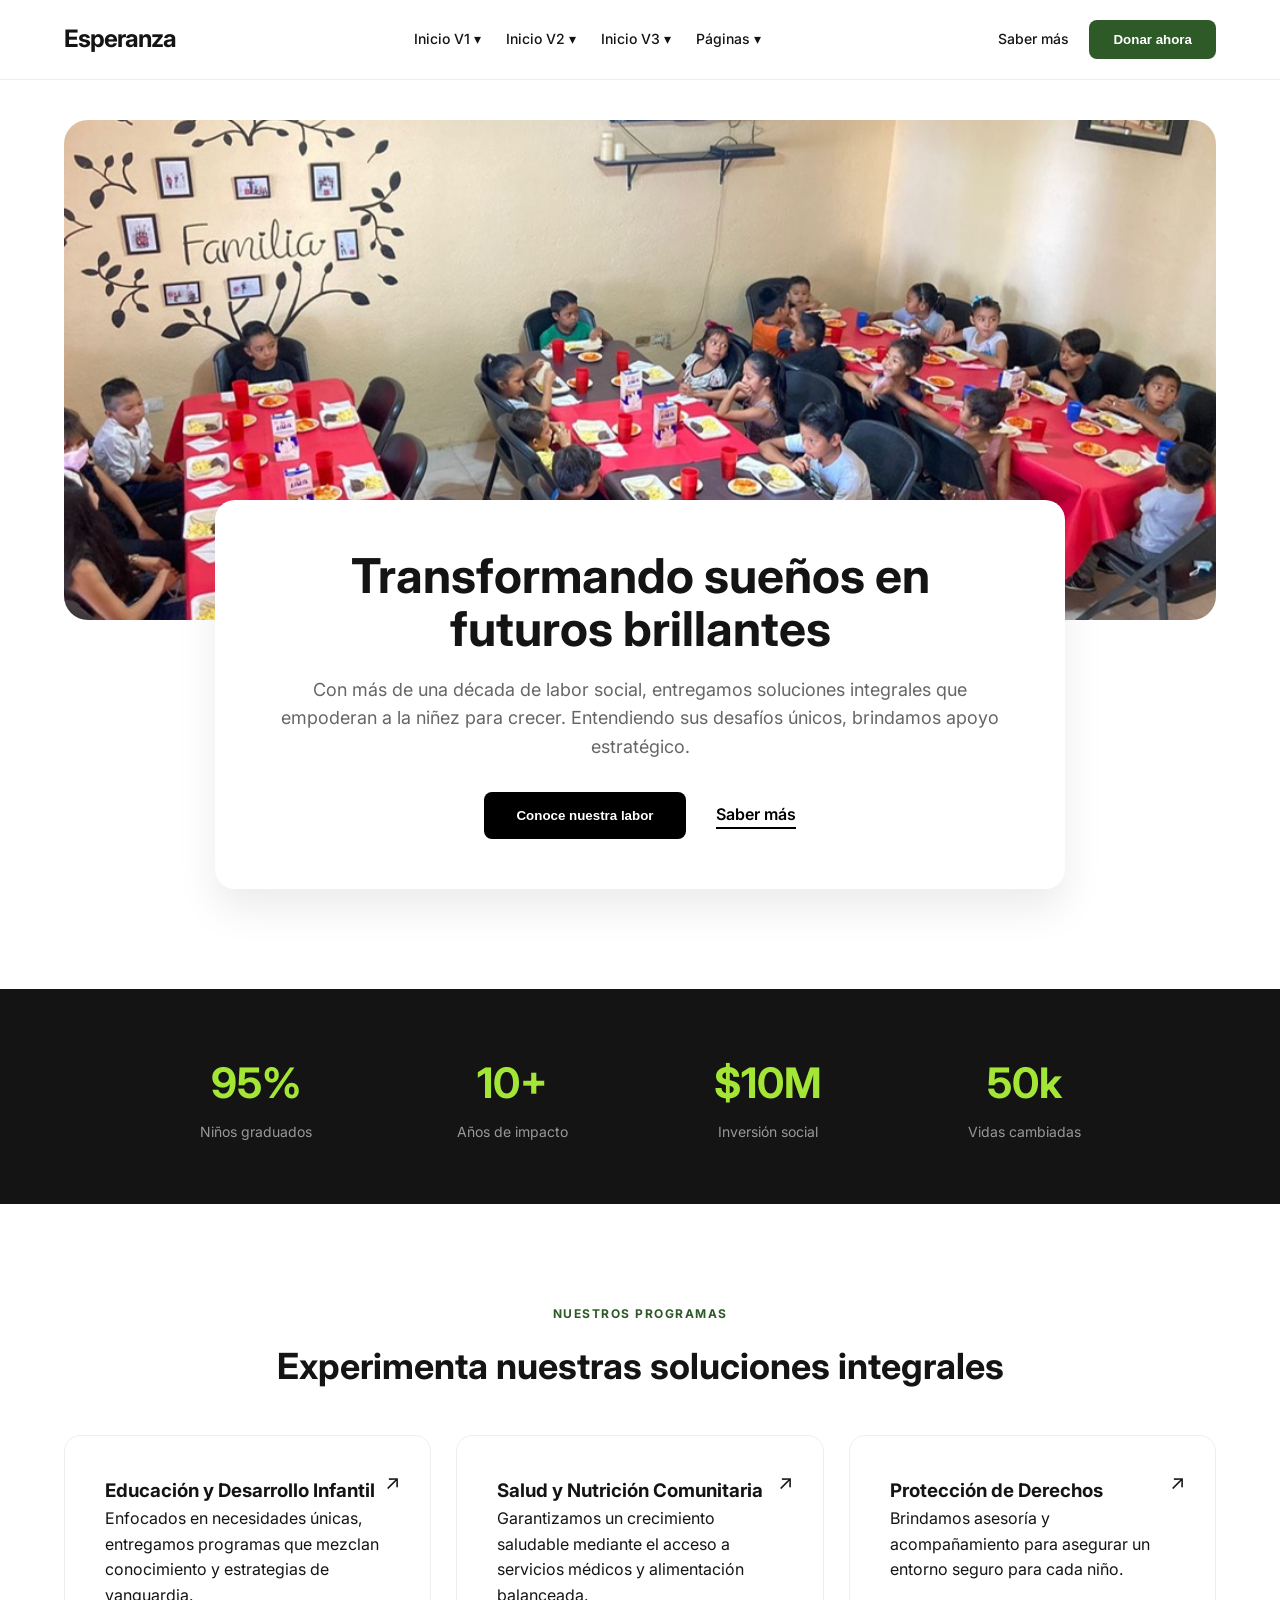
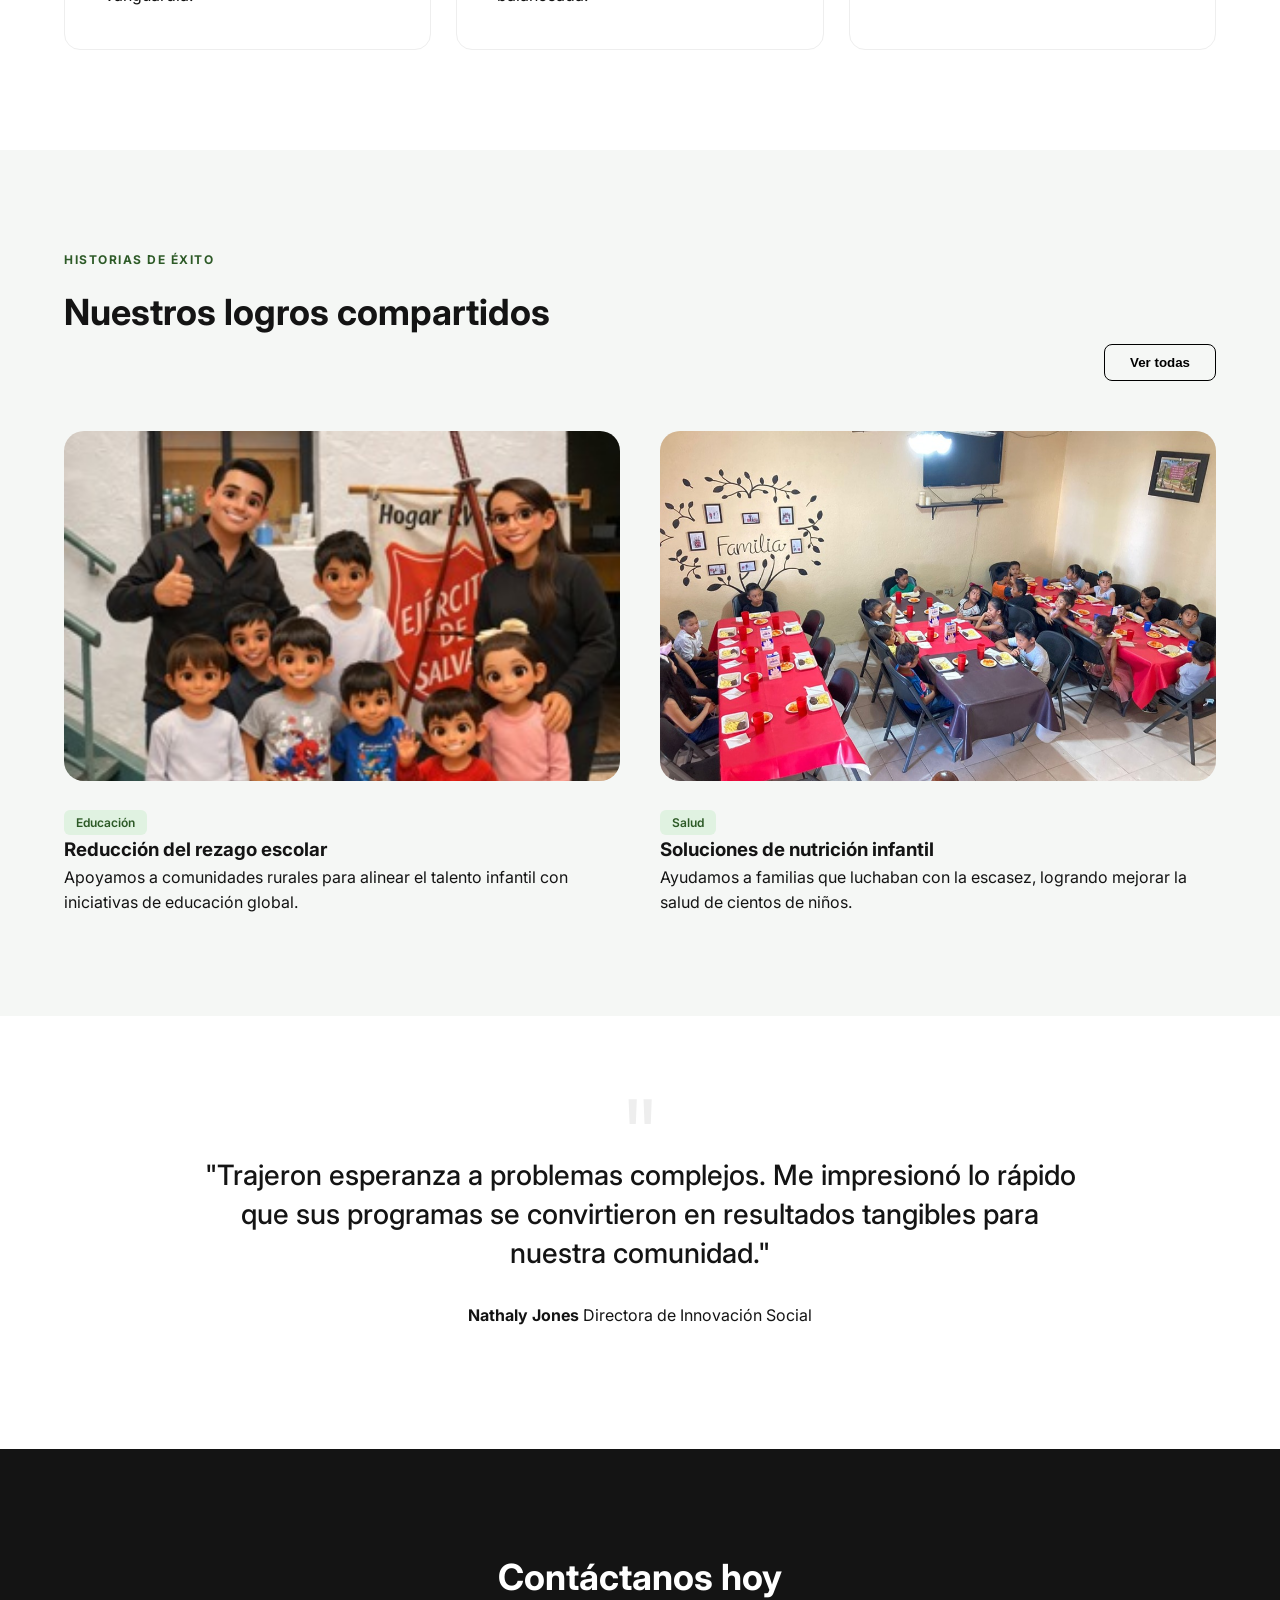
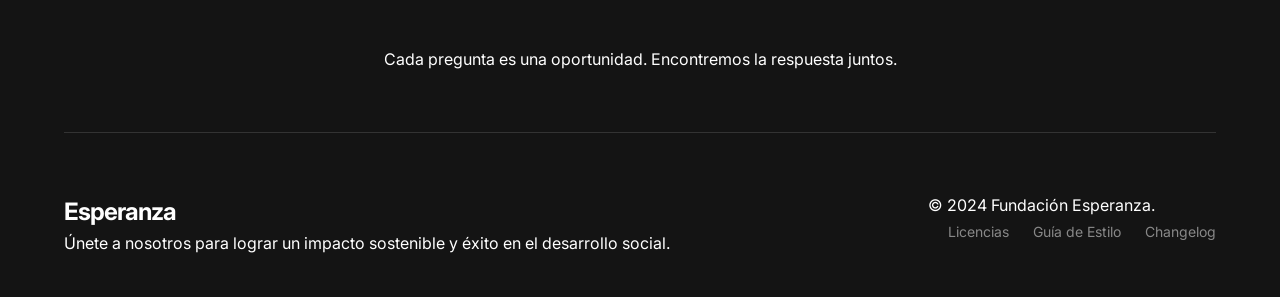
<file: index_2.html>
<!DOCTYPE html>
<html lang="es">
<head>
    <meta charset="UTF-8">
    <meta name="viewport" content="width=device-width, initial-scale=1.0">
    <title>Fundación Esperanza - Futuro para la Niñez</title>
    <link rel="stylesheet" href="estilos.css">
    <link href="https://fonts.googleapis.com/css2?family=Inter:wght@400;500;600;700&display=swap" rel="stylesheet">
</head>
<body>

    <header class="navbar">
        <div class="logo">Esperanza</div>
        <nav>
            <ul class="nav-links">
                <li>Inicio V1 ▾</li>
                <li>Inicio V2 ▾</li>
                <li>Inicio V3 ▾</li>
                <li>Páginas ▾</li>
            </ul>
        </nav>
        <div class="nav-right">
            <a href="#" class="btn-text-nav">Saber más</a>
            <button class="btn-primary">Donar ahora</button>
        </div>
    </header>

    <section class="hero-container">
        <div class="hero-image-wrapper">
            <img src="img/IMG_1.jpeg" alt="Niños en comunidad">
        </div>
        <div class="hero-floating-card">
            <h1>Transformando sueños en futuros brillantes</h1>
            <p>Con más de una década de labor social, entregamos soluciones integrales que empoderan a la niñez para crecer. Entendiendo sus desafíos únicos, brindamos apoyo estratégico.</p>
            <div class="hero-actions">
                <button class="btn-black">Conoce nuestra labor</button>
                <a href="#" class="btn-text-link">Saber más</a>
            </div>
        </div>
    </section>

    <section class="stats-bar">
        <div class="stat-box">
            <div class="stat-number">95%</div>
            <div class="stat-desc">Niños graduados</div>
        </div>
        <div class="stat-box">
            <div class="stat-number">10+</div>
            <div class="stat-desc">Años de impacto</div>
        </div>
        <div class="stat-box">
            <div class="stat-number">$10M</div>
            <div class="stat-desc">Inversión social</div>
        </div>
        <div class="stat-box">
            <div class="stat-number">50k</div>
            <div class="stat-desc">Vidas cambiadas</div>
        </div>
    </section>

    <section class="services">
        <div class="label">NUESTROS PROGRAMAS</div>
        <h2>Experimenta nuestras soluciones integrales</h2>
        <div class="services-grid">
            <div class="service-card">
                <div class="arrow-icon">↗</div>
                <h3>Educación y Desarrollo Infantil</h3>
                <p>Enfocados en necesidades únicas, entregamos programas que mezclan conocimiento y estrategias de vanguardia.</p>
            </div>
            <div class="service-card">
                <div class="arrow-icon">↗</div>
                <h3>Salud y Nutrición Comunitaria</h3>
                <p>Garantizamos un crecimiento saludable mediante el acceso a servicios médicos y alimentación balanceada.</p>
            </div>
            <div class="service-card">
                <div class="arrow-icon">↗</div>
                <h3>Protección de Derechos</h3>
                <p>Brindamos asesoría y acompañamiento para asegurar un entorno seguro para cada niño.</p>
            </div>
        </div>
    </section>

    <section class="cases">
        <div class="cases-header">
            <div>
                <div class="label">HISTORIAS DE ÉXITO</div>
                <h2>Nuestros logros compartidos</h2>
            </div>
            <button class="btn-outline">Ver todas</button>
        </div>
        <div class="cases-grid">
            <div class="case-item">
                <img src="img/IMG_4.jpeg" alt="Educación">
                <span class="badge">Educación</span>
                <h3>Reducción del rezago escolar</h3>
                <p>Apoyamos a comunidades rurales para alinear el talento infantil con iniciativas de educación global.</p>
            </div>
            <div class="case-item">
                <img src="img/IMG_1.jpeg" alt="Salud">
                <span class="badge">Salud</span>
                <h3>Soluciones de nutrición infantil</h3>
                <p>Ayudamos a familias que luchaban con la escasez, logrando mejorar la salud de cientos de niños.</p>
            </div>
        </div>
    </section>

    <section class="testimonial">
        <div class="quote-mark">"</div>
        <blockquote>
            "Trajeron esperanza a problemas complejos. Me impresionó lo rápido que sus programas se convirtieron en resultados tangibles para nuestra comunidad."
        </blockquote>
        <div class="author">
            <strong>Nathaly Jones</strong>
            <span>Directora de Innovación Social</span>
        </div>
    </section>

    <footer>
        <div class="footer-cta">
            <h2>Contáctanos hoy</h2>
            <p>Cada pregunta es una oportunidad. Encontremos la respuesta juntos.</p>
        </div>
        <div class="footer-bottom">
            <div class="footer-info">
                <div class="logo">Esperanza</div>
                <p>Únete a nosotros para lograr un impacto sostenible y éxito en el desarrollo social.</p>
            </div>
            <div class="footer-legal">
                <span>© 2024 Fundación Esperanza.</span>
                <div class="legal-links">
                    <a href="#">Licencias</a>
                    <a href="#">Guía de Estilo</a>
                    <a href="#">Changelog</a>
                </div>
            </div>
        </div>
    </footer>

</body>
</html>
</file>
<file: estilos.css>
/* VARIABLES Y RESET */
:root {
    --primary-green: #2d5a27;
    --dark: #141414;
    --white: #ffffff;
    --gray: #666;
    --light-gray: #f5f7f5;
}

* {
    box-sizing: border-box;
    margin: 0;
    padding: 0;
}

body {
    font-family: 'Inter', sans-serif;
    color: var(--dark);
    line-height: 1.6;
    background-color: var(--white);
}

/* NAVEGACIÓN */
.navbar {
    display: flex;
    justify-content: space-between;
    align-items: center;
    padding: 20px 5%;
    background: var(--white);
    border-bottom: 1px solid #eee;
    position: sticky;
    top: 0;
    z-index: 1000;
}

.logo { font-size: 24px; font-weight: 700; letter-spacing: -1px; }

.nav-links {
    display: flex;
    list-style: none;
    gap: 25px;
    font-size: 14px;
    font-weight: 500;
    cursor: pointer;
}

.nav-right { display: flex; align-items: center; gap: 20px; }

.btn-text-nav { text-decoration: none; color: var(--dark); font-size: 14px; font-weight: 500; }

.btn-primary {
    background: var(--primary-green);
    color: var(--white);
    border: none;
    padding: 12px 24px;
    border-radius: 8px;
    font-weight: 600;
    cursor: pointer;
}

/* HERO SECTION (ESTILO PDF) */
.hero-container {
    display: flex;
    flex-direction: column;
    align-items: center;
    padding: 40px 5% 100px 5%;
}

.hero-image-wrapper {
    width: 100%;
    max-width: 1200px;
    height: 500px;
    overflow: hidden;
    border-radius: 24px;
}

.hero-image-wrapper img {
    width: 100%;
    height: 100%;
    object-fit: cover;
}

.hero-floating-card {
    background: var(--white);
    padding: 50px 60px;
    border-radius: 20px;
    max-width: 850px;
    text-align: center;
    margin-top: -120px; /* SUPERPOSICIÓN IGUAL AL PDF */
    box-shadow: 0 20px 40px rgba(0,0,0,0.08);
    position: relative;
    z-index: 10;
}

.hero-floating-card h1 { font-size: 48px; line-height: 1.1; margin-bottom: 20px; }
.hero-floating-card p { font-size: 18px; color: var(--gray); margin-bottom: 30px; }

.hero-actions { display: flex; justify-content: center; align-items: center; gap: 30px; }

.btn-black {
    background: #000;
    color: #fff;
    padding: 16px 32px;
    border-radius: 8px;
    border: none;
    font-weight: 600;
    cursor: pointer;
}

.btn-text-link {
    color: #000;
    font-weight: 600;
    text-decoration: none;
    border-bottom: 2px solid #000;
}

/* ESTADÍSTICAS */
.stats-bar {
    background: var(--dark);
    color: var(--white);
    display: grid;
    grid-template-columns: repeat(4, 1fr);
    padding: 60px 10%;
    text-align: center;
}

.stat-number { font-size: 42px; font-weight: 700; color: #a3e635; margin-bottom: 5px; }
.stat-desc { font-size: 14px; color: #999; }

/* SERVICIOS / PROGRAMAS */
.services { padding: 100px 5%; text-align: center; }
.label { color: var(--primary-green); font-weight: 700; font-size: 12px; letter-spacing: 1.5px; margin-bottom: 15px; display: block; }
h2 { font-size: 36px; margin-bottom: 40px; }

.services-grid {
    display: grid;
    grid-template-columns: repeat(3, 1fr);
    gap: 25px;
}

.service-card {
    padding: 40px;
    border: 1px solid #eee;
    border-radius: 16px;
    text-align: left;
    position: relative;
}

.arrow-icon { position: absolute; top: 30px; right: 30px; font-size: 20px; }

/* CASOS DE ÉXITO */
.cases { padding: 100px 5%; background: var(--light-gray); }
.cases-header { display: flex; justify-content: space-between; align-items: flex-end; margin-bottom: 50px; }
.cases-grid { display: grid; grid-template-columns: 1fr 1fr; gap: 40px; }
.case-item img { width: 100%; border-radius: 20px; height: 350px; object-fit: cover; margin-bottom: 20px; }
.badge { background: #e0f2e1; color: var(--primary-green); padding: 5px 12px; border-radius: 6px; font-size: 12px; font-weight: 600; }

/* TESTIMONIAL */
.testimonial { padding: 120px 15%; text-align: center; }
.quote-mark { font-size: 100px; color: #eee; line-height: 0; margin-bottom: 20px; }
blockquote { font-size: 28px; font-weight: 500; line-height: 1.4; margin-bottom: 30px; }

/* FOOTER */
footer { background: var(--dark); color: var(--white); padding: 100px 5% 40px; }
.footer-cta { text-align: center; border-bottom: 1px solid #333; padding-bottom: 60px; }
.footer-bottom { display: flex; justify-content: space-between; margin-top: 60px; align-items: flex-start; }
.legal-links a { color: #888; text-decoration: none; margin-left: 20px; font-size: 14px; }

.btn-outline {
    background: transparent;
    border: 1px solid #000;
    padding: 10px 25px;
    border-radius: 8px;
    cursor: pointer;
    font-weight: 600;
}

/* RESPONSIVE */
@media (max-width: 768px) {
    .stats-bar, .services-grid, .cases-grid, .footer-bottom { grid-template-columns: 1fr; }
    .nav-links { display: none; }
    .hero-floating-card h1 { font-size: 32px; }
    .hero-floating-card { margin-top: -60px; padding: 30px; }
}
</file>
